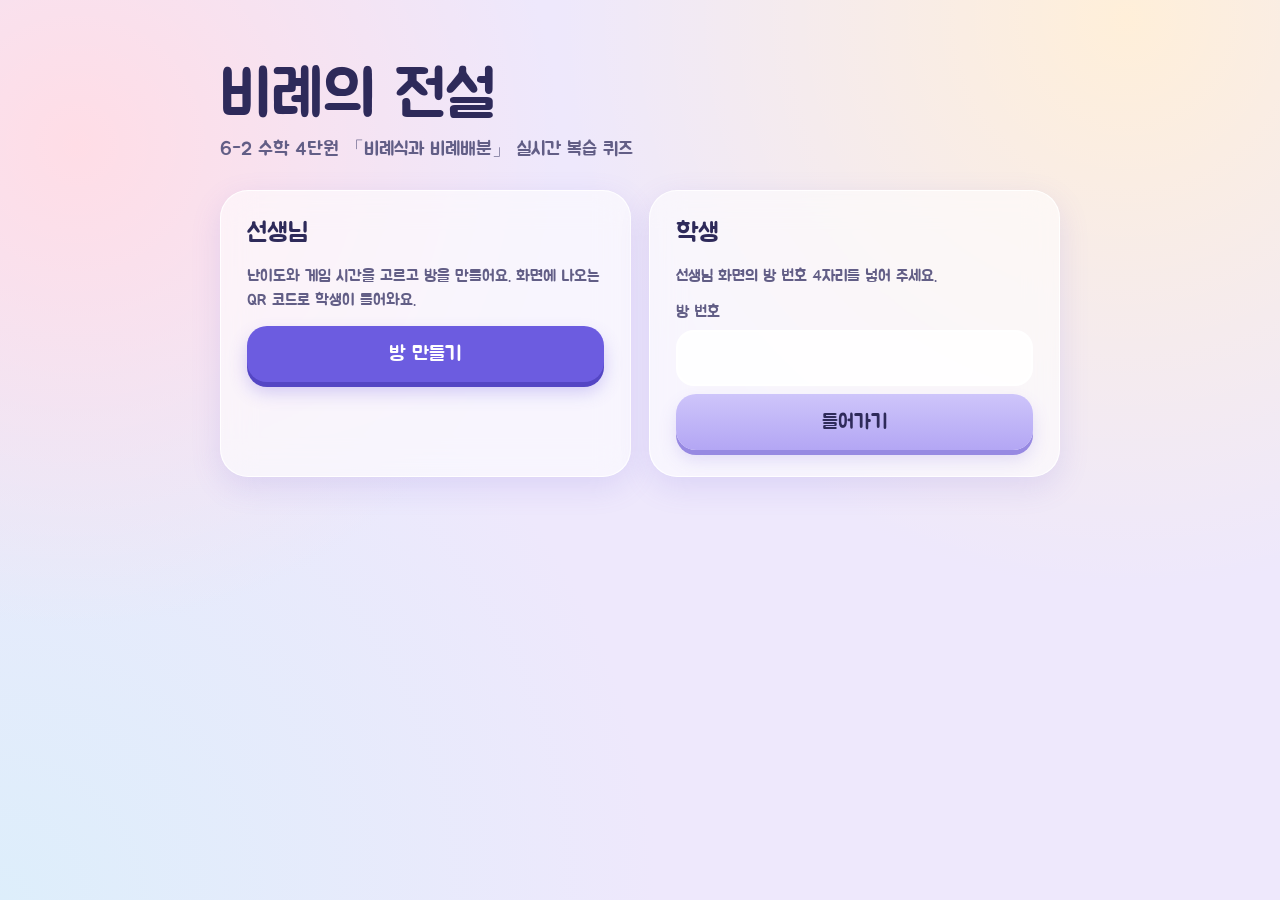
<file: index.html>
<!doctype html>
<html lang="ko">
<head>
<meta charset="utf-8">
<meta name="viewport" content="width=device-width, initial-scale=1">
<title>비례의 전설</title>
<link rel="icon" href="images/favicon.svg" type="image/svg+xml">
<link rel="preconnect" href="https://fonts.googleapis.com">
<link rel="preconnect" href="https://fonts.gstatic.com" crossorigin>
<link href="https://fonts.googleapis.com/css2?family=Jua&family=Fredoka:wght@500;600;700&display=swap" rel="stylesheet">
<link rel="stylesheet" href="style.css">
</head>
<body>
<main class="home">
  <div>
    <h1>비례의 전설</h1>
    <p class="sub">6-2 수학 4단원 「비례식과 비례배분」 실시간 복습 퀴즈</p>
  </div>
  <div class="home-grid">
    <section class="home-card glass">
      <h2>선생님</h2>
      <p>난이도와 게임 시간을 고르고 방을 만들어요. 화면에 나오는 QR 코드로 학생이 들어와요.</p>
      <a class="btn btn-primary" href="teacher.html">방 만들기</a>
    </section>
    <section class="home-card glass">
      <h2>학생</h2>
      <p>선생님 화면의 방 번호 4자리를 넣어 주세요.</p>
      <form id="go" class="field">
        <label for="code">방 번호</label>
        <input id="code" class="input code" inputmode="numeric" pattern="[0-9]{4}" maxlength="4" autocomplete="off" required>
        <button class="btn" type="submit">들어가기</button>
      </form>
    </section>
  </div>
</main>
<script>
  document.getElementById('go').addEventListener('submit', function (e) {
    e.preventDefault();
    var c = document.getElementById('code').value.replace(/\D/g, '').slice(0, 4);
    if (c.length === 4) location.href = 'student.html?code=' + c;
  });
</script>
</body>
</html>
</file>
<file: style.css>
/* 비례의 전설 · 연보라 파스텔 글래스 */
:root {
  --bg: #EEE8FC;
  --peach: #FFEFD9;
  --pink-soft: #FFDDE6;
  --sky-soft: #DDEEFB;
  --ink: #2E2A5A;
  --ink-2: #625E86;
  --violet: #6C5CE0;
  --violet-dark: #5446C4;
  --violet-1: #CEC5FA;
  --violet-2: #B3A6F4;
  --violet-3: #9789E2;
  --pink-1: #FFD3DC; --pink-2: #FFBCC9; --pink-3: #EE9CAE;
  --sky-1: #D3EAFB; --sky-2: #BADDF6; --sky-3: #92C3E6;
  --yellow-1: #FFEAA8; --yellow-2: #FFDB7E; --yellow-3: #E8C25A;
  --green: #3DBE85; --green-ink: #1E7A52;
  --red: #EF6276; --red-ink: #B02A40;
  --glass: rgba(255, 255, 255, 0.58);
  --glass-line: rgba(255, 255, 255, 0.9);
  --shadow: 0 10px 30px rgba(124, 104, 220, 0.16);
  --ko: 'Jua', system-ui, sans-serif;
  --num: 'Fredoka', 'Jua', system-ui, sans-serif;
}
* { box-sizing: border-box; }
html, body { margin: 0; min-height: 100%; }
body {
  font-family: var(--ko);
  color: var(--ink);
  background:
    radial-gradient(circle at 88% 2%, var(--peach) 0%, rgba(255, 239, 217, 0) 40%),
    radial-gradient(circle at 6% 16%, var(--pink-soft) 0%, rgba(255, 221, 230, 0) 34%),
    radial-gradient(circle at 0% 100%, var(--sky-soft) 0%, rgba(221, 238, 251, 0) 42%),
    var(--bg);
  background-attachment: fixed;
  min-height: 100vh;
  -webkit-tap-highlight-color: transparent;
}
button, input { font-family: inherit; color: inherit; }
button { cursor: pointer; }
button:disabled { cursor: default; }
:focus-visible { outline: 3px solid var(--violet); outline-offset: 3px; }
.num { font-family: var(--num); font-weight: 600; }
.hidden { display: none !important; }
.sr-only { position: absolute; width: 1px; height: 1px; overflow: hidden; clip: rect(0 0 0 0); white-space: nowrap; }

/* ---------- 유리 카드 ---------- */
.glass {
  background: var(--glass);
  border: 1px solid var(--glass-line);
  border-radius: 28px;
  box-shadow: var(--shadow);
  -webkit-backdrop-filter: blur(16px);
  backdrop-filter: blur(16px);
}
@supports not ((backdrop-filter: blur(1px)) or (-webkit-backdrop-filter: blur(1px))) {
  .glass { background: #FBF9FF; }
}

/* ---------- 젤리 버튼 ---------- */
.btn {
  border: none; border-radius: 20px; padding: 0 22px; min-height: 56px; font-size: 20px;
  color: var(--ink); background: linear-gradient(180deg, var(--violet-1), var(--violet-2));
  box-shadow: 0 5px 0 var(--violet-3), 0 10px 18px rgba(124, 104, 220, 0.2);
  transition: transform .08s ease, box-shadow .08s ease, opacity .2s;
}
.btn:active:not(:disabled) { transform: translateY(4px); box-shadow: 0 1px 0 var(--violet-3); }
.btn:disabled { opacity: .5; }
.btn-primary { background: var(--violet); color: #fff; box-shadow: 0 5px 0 var(--violet-dark), 0 10px 18px rgba(108, 92, 224, 0.3); }
.btn-primary:active:not(:disabled) { box-shadow: 0 1px 0 var(--violet-dark); }
.btn-yellow { background: linear-gradient(180deg, var(--yellow-1), var(--yellow-2)); box-shadow: 0 5px 0 var(--yellow-3); }
.btn-yellow:active:not(:disabled) { box-shadow: 0 1px 0 var(--yellow-3); }
.btn-pink { background: linear-gradient(180deg, var(--pink-1), var(--pink-2)); box-shadow: 0 5px 0 var(--pink-3); }
.btn-line { background: rgba(255, 255, 255, .85); border: 2px solid var(--red); color: var(--red-ink); box-shadow: none; }
.btn-line:active:not(:disabled) { box-shadow: none; transform: translateY(2px); }
.btn-ghost { background: rgba(255, 255, 255, .7); box-shadow: none; border: 1px solid var(--glass-line); }
.btn-ghost:active:not(:disabled) { box-shadow: none; transform: translateY(2px); }
.btn-block { width: 100%; }

.chip { display: inline-flex; align-items: center; gap: 6px; padding: 6px 14px; border-radius: 14px; background: rgba(255, 255, 255, .8); font-size: 15px; color: var(--ink-2); }
.pill { padding: 6px 14px; border-radius: 16px; background: var(--violet); color: #fff; font-family: var(--num); font-weight: 600; font-size: 17px; box-shadow: 0 4px 0 var(--violet-dark); white-space: nowrap; }
.avatar { display: inline-flex; align-items: center; justify-content: center; border-radius: 50%; flex-shrink: 0; }

/* ---------- 분수 ---------- */
.frac { display: inline-flex; flex-direction: column; align-items: center; vertical-align: middle; margin: 0 .12em; font-family: var(--num); font-weight: 600; line-height: 1; font-size: .82em; }
.frac-n { padding: 0 .2em .08em; border-bottom: .09em solid currentColor; min-width: 1.1em; text-align: center; }
.frac-d { padding: .08em .2em 0; min-width: 1.1em; text-align: center; }
.mixed { display: inline-flex; align-items: center; font-family: var(--num); font-weight: 600; }
.mixed .whole { margin-right: .05em; }

/* ---------- 그림 카드 ---------- */
.pic-card { width: min(300px, 100%); padding: 18px 16px 14px; border-radius: 18px; background: #fff; box-shadow: 0 10px 22px rgba(46, 42, 90, .12); transform: rotate(-1.5deg); display: flex; flex-direction: column; gap: 10px; align-items: stretch; }
.pic-top { display: flex; justify-content: space-between; font-size: 14px; color: var(--ink-2); }
.bar-strip { display: flex; gap: 4px; }
.bar-cell { flex: 1; height: 40px; border-radius: 6px; display: flex; align-items: center; justify-content: flex-start; padding-left: 6px; font-size: 13px; white-space: nowrap; overflow: visible; position: relative; }
.bar-cell span { position: absolute; left: 6px; z-index: 1; }
.bar-a { background: var(--violet-2); }
.bar-b { background: var(--pink-2); }
.bar-strip .bar-cell:first-child { border-radius: 10px 6px 6px 10px; }
.bar-strip .bar-cell:last-child { border-radius: 6px 10px 10px 6px; }
.pic-foot { display: flex; justify-content: center; align-items: baseline; gap: 6px; font-size: 15px; }
.pic-foot .big { font-size: 22px; }
.prop-line { display: flex; justify-content: center; align-items: center; gap: 6px; font-size: 28px; flex-wrap: wrap; }
.term { padding: 2px 10px; border-radius: 10px; min-width: 1.4em; text-align: center; }
.term.outer { background: #DCD5FB; }
.term.inner { background: #FFDCE3; }
.legend { display: flex; justify-content: center; gap: 14px; font-size: 13px; color: var(--ink-2); }
.legend span { display: inline-flex; align-items: center; gap: 5px; }
.sw { width: 12px; height: 12px; border-radius: 4px; display: inline-block; }
.sw.outer { background: var(--violet-2); }
.sw.inner { background: var(--pink-2); }

/* ---------- 알림 ---------- */
.toast { position: fixed; left: 50%; bottom: 24px; transform: translate(-50%, 20px); opacity: 0; pointer-events: none; padding: 12px 18px; border-radius: 16px; background: var(--ink); color: #fff; font-size: 16px; transition: .25s; z-index: 50; max-width: calc(100vw - 32px); text-align: center; }
.toast.show { opacity: 1; transform: translate(-50%, 0); }
.config-warning { position: fixed; top: 16px; left: 50%; transform: translateX(-50%); padding: 16px 20px; z-index: 60; max-width: 560px; width: calc(100% - 32px); }
.config-warning p { margin: 6px 0 0; color: var(--ink-2); line-height: 1.5; }
.conn-chip { position: fixed; left: 50%; top: 6px; transform: translateX(-50%); display: inline-flex; align-items: center; gap: 6px; padding: 4px 10px; border-radius: 10px; background: rgba(255, 255, 255, .9); font-size: 12px; color: var(--ink-2); z-index: 40; }
.conn-chip::before { content: ''; width: 7px; height: 7px; border-radius: 50%; background: #E8A93A; }

/* =====================================================================
   첫 화면
   ===================================================================== */
.home { max-width: 880px; margin: 0 auto; padding: 56px 20px; display: flex; flex-direction: column; gap: 28px; }
.home h1 { font-size: clamp(40px, 8vw, 64px); margin: 0; font-weight: 400; }
.home .sub { margin: 0; font-size: 19px; color: var(--ink-2); }
.home-grid { display: grid; grid-template-columns: repeat(auto-fit, minmax(260px, 1fr)); gap: 18px; }
.home-card { padding: 26px; display: flex; flex-direction: column; gap: 14px; }
.home-card h2 { margin: 0; font-size: 26px; font-weight: 400; }
.home-card p { margin: 0; color: var(--ink-2); line-height: 1.5; }
a.btn { display: inline-flex; align-items: center; justify-content: center; text-decoration: none; }

/* ---------- 입력 ---------- */
.field { display: flex; flex-direction: column; gap: 8px; }
.field label, .field .label { font-size: 16px; color: var(--ink-2); }
.input { height: 56px; border-radius: 18px; border: 2px solid rgba(255, 255, 255, .9); background: rgba(255, 255, 255, .85); padding: 0 16px; font-size: 22px; }
.input:focus { border-color: var(--violet-2); outline: none; }
.input.code { font-family: var(--num); font-weight: 600; letter-spacing: .3em; text-align: center; font-size: 28px; }
.form-error { color: var(--red-ink); font-size: 16px; min-height: 1.2em; margin: 0; }

/* =====================================================================
   학생 화면 (390px 기준)
   ===================================================================== */
.stu { max-width: 480px; margin: 0 auto; min-height: 100vh; min-height: 100dvh; padding: 18px 16px 22px; display: flex; flex-direction: column; gap: 14px; }
.stu-title { text-align: center; font-size: 30px; margin: 10px 0 0; font-weight: 400; }
.stu-card { padding: 20px 18px; display: flex; flex-direction: column; gap: 16px; }
.notice span { word-break: keep-all; }
.notice { display: flex; flex-direction: column; gap: 6px; padding: 12px 14px; border-radius: 16px; background: rgba(255, 255, 255, .7); font-size: 14px; color: var(--ink-2); line-height: 1.5; }
.animals { display: grid; grid-template-columns: repeat(4, minmax(0, 1fr)); gap: 10px; }
.animal-opt { position: relative; }
.animal-opt input { position: absolute; opacity: 0; inset: 0; pointer-events: none; }
.animal-opt label { display: flex; flex-direction: column; align-items: center; gap: 4px; padding: 10px 4px 8px; border-radius: 18px; background: rgba(255, 255, 255, .7); border: 2px solid transparent; font-size: 14px; cursor: pointer; }
.animal-opt input:checked + label { border-color: var(--violet); background: #fff; }
.animal-opt input:focus-visible + label { outline: 3px solid var(--violet); outline-offset: 2px; }

.topbar { display: flex; align-items: center; gap: 10px; padding: 10px 12px; border-radius: 24px; }
.topbar .name { font-size: 18px; flex: 1; min-width: 0; overflow: hidden; text-overflow: ellipsis; white-space: nowrap; }
.golden-strip { display: flex; align-items: center; justify-content: center; gap: 8px; padding: 9px 14px; border-radius: 18px; background: linear-gradient(90deg, #FFE08A, #FFD15C); box-shadow: 0 6px 16px rgba(230, 180, 60, .3); font-size: 17px; }
.progress-row { display: flex; flex-direction: column; gap: 6px; padding: 0 4px; }
.progress-meta { display: flex; justify-content: space-between; font-size: 15px; color: var(--ink-2); }
.progress-meta .num { color: var(--ink); }
.track { height: 10px; border-radius: 5px; background: rgba(255, 255, 255, .7); overflow: hidden; }
.track > div { height: 100%; border-radius: 5px; background: linear-gradient(90deg, #B9ADF6, #8B7BE8); transition: width .3s linear; }
.q-card { display: flex; flex-direction: column; align-items: center; gap: 16px; padding: 18px 16px 22px; }
.q-text { font-size: 22px; line-height: 1.5; text-align: center; word-break: keep-all; }
.spacer { flex: 1; }
.feedback { min-height: 46px; display: flex; align-items: center; justify-content: center; gap: 8px; padding: 8px 14px; border-radius: 18px; font-size: 16px; text-align: center; }
.feedback.ok { background: rgba(255, 255, 255, .85); border: 2px solid var(--green); }
.feedback.no { background: rgba(255, 255, 255, .85); border: 2px solid var(--red); }
.feedback .plus { font-family: var(--num); font-weight: 700; font-size: 20px; color: var(--green-ink); }
.choices { display: grid; grid-template-columns: repeat(2, minmax(0, 1fr)); gap: 12px; }
.choice { min-height: 80px; border: 3px solid transparent; border-radius: 22px; font-family: var(--num); font-weight: 600; font-size: 22px; padding: 8px 10px; line-height: 1.25; word-break: keep-all; transition: transform .08s ease, box-shadow .08s ease, opacity .2s; }
.choice.ox { min-height: 88px; font-size: 34px; font-weight: 700; }
.choice.c0 { background: linear-gradient(180deg, var(--violet-1), var(--violet-2)); box-shadow: 0 6px 0 var(--violet-3), 0 12px 20px rgba(124, 104, 220, .2); }
.choice.c1 { background: linear-gradient(180deg, var(--pink-1), var(--pink-2)); box-shadow: 0 6px 0 var(--pink-3), 0 12px 20px rgba(238, 120, 150, .18); }
.choice.c2 { background: linear-gradient(180deg, var(--sky-1), var(--sky-2)); box-shadow: 0 6px 0 var(--sky-3), 0 12px 20px rgba(110, 170, 220, .18); }
.choice.c3 { background: linear-gradient(180deg, var(--yellow-1), var(--yellow-2)); box-shadow: 0 6px 0 var(--yellow-3), 0 12px 20px rgba(230, 190, 80, .2); }
.choice:active:not(:disabled) { transform: translateY(4px); box-shadow: 0 2px 0 rgba(46, 42, 90, .2); }
.choice.long { font-size: 17px; }
.choice:disabled { opacity: .55; }
.choice.correct { opacity: 1; border-color: var(--green); background: linear-gradient(180deg, #D6F3E5, #B6E9D0); box-shadow: 0 6px 0 var(--green); }
.choice.wrong { opacity: 1; border-color: var(--red); background: linear-gradient(180deg, #FFE0E5, #FFC9D2); box-shadow: 0 6px 0 var(--red); animation: shake .4s; }
@keyframes shake { 0%, 100% { transform: translateX(0); } 20% { transform: translateX(-8px); } 40% { transform: translateX(8px); } 60% { transform: translateX(-5px); } 80% { transform: translateX(5px); } }

.box-overlay { position: fixed; inset: 0; display: flex; align-items: center; justify-content: center; background: rgba(46, 42, 90, .28); z-index: 30; }
.box-card { padding: 30px 36px; display: flex; flex-direction: column; align-items: center; gap: 8px; animation: pop .35s ease; }
.box-card .big { font-family: var(--num); font-weight: 700; font-size: 64px; color: var(--violet); }
@keyframes pop { from { transform: scale(.7); opacity: 0; } to { transform: scale(1); opacity: 1; } }

.wait-card { padding: 34px 20px; display: flex; flex-direction: column; align-items: center; gap: 14px; text-align: center; }
.wait-card .name { font-size: 26px; }
.end-rank { font-family: var(--num); font-weight: 700; font-size: 88px; line-height: 1; color: var(--violet); }
.end-rank small { font-family: var(--ko); font-size: 36px; font-weight: 400; margin-left: 4px; }
.top5 { list-style: none; margin: 0; padding: 0; display: flex; flex-direction: column; gap: 8px; }
.top5 li { text-align: left; display: flex; align-items: center; gap: 10px; padding: 8px 12px; border-radius: 16px; background: rgba(255, 255, 255, .7); font-size: 18px; }
.top5 li.me { background: #fff; outline: 2px solid var(--violet-2); }
.top5 .r { width: 28px; font-family: var(--num); font-weight: 600; color: var(--ink-2); }
.top5 .n { flex: 1; min-width: 0; overflow: hidden; text-overflow: ellipsis; white-space: nowrap; }

/* =====================================================================
   선생님 화면 (1440 × 900 기준)
   ===================================================================== */
.tch { max-width: 1440px; margin: 0 auto; padding: 28px 36px; min-height: 100vh; display: flex; flex-direction: column; gap: 20px; }
.tch-head { display: flex; align-items: center; gap: 14px; flex-wrap: wrap; }
.tch-head h1 { margin: 0; font-size: 38px; font-weight: 400; }
.tch-head .grow { flex: 1; }
.tch-head .chip { font-size: 18px; padding: 7px 16px; }
.setup { padding: 28px; display: flex; flex-direction: column; gap: 22px; max-width: 1100px; width: 100%; margin: 0 auto; }
.setup h2 { margin: 0; font-size: 22px; font-weight: 400; color: var(--ink-2); }
.levels { display: grid; grid-template-columns: repeat(4, minmax(0, 1fr)); gap: 14px; }
.opt { position: relative; }
.opt input { position: absolute; opacity: 0; inset: 0; pointer-events: none; }
.opt label { display: flex; flex-direction: column; gap: 8px; height: 100%; padding: 18px; border-radius: 22px; background: rgba(255, 255, 255, .7); border: 3px solid transparent; cursor: pointer; }
.opt input:checked + label { border-color: var(--violet); background: #fff; }
.opt input:focus-visible + label { outline: 3px solid var(--violet); outline-offset: 2px; }
.opt .t { font-size: 24px; }
.opt .d { font-size: 15px; color: var(--ink-2); line-height: 1.4; }
.opt .s { font-size: 14px; color: var(--ink-2); background: var(--bg); padding: 8px 10px; border-radius: 12px; line-height: 1.4; }
.row { display: flex; gap: 14px; flex-wrap: wrap; align-items: center; }
.row .opt label { flex-direction: row; align-items: center; padding: 12px 22px; font-size: 20px; }
.toggle { display: flex; align-items: center; gap: 12px; padding: 12px 18px; border-radius: 18px; background: rgba(255, 255, 255, .7); font-size: 18px; cursor: pointer; }
.toggle input { width: 22px; height: 22px; accent-color: var(--violet); }

.lobby { display: grid; grid-template-columns: 420px minmax(0, 1fr); gap: 22px; flex: 1; }
.qr-card { padding: 26px; display: flex; flex-direction: column; align-items: center; gap: 14px; }
.qr-box { width: 300px; height: 300px; padding: 12px; background: #fff; border-radius: 22px; }
.qr-box svg { width: 100%; height: 100%; display: block; }
.room-code { font-family: var(--num); font-weight: 700; font-size: 72px; letter-spacing: .12em; line-height: 1; }
.join-url { font-size: 15px; color: var(--ink-2); word-break: break-all; text-align: center; }
.roster { padding: 24px 26px; display: flex; flex-direction: column; gap: 16px; }
.roster-head { display: flex; align-items: baseline; justify-content: space-between; }
.roster-head h2 { margin: 0; font-size: 28px; font-weight: 400; }
.roster-grid { display: grid; grid-template-columns: repeat(auto-fill, minmax(150px, 1fr)); gap: 12px; align-content: start; flex: 1; }
.roster-item { display: flex; align-items: center; gap: 10px; padding: 10px 12px; border-radius: 18px; background: rgba(255, 255, 255, .75); font-size: 19px; animation: pop .3s ease; min-width: 0; }
.roster-item span:last-child { overflow: hidden; text-overflow: ellipsis; white-space: nowrap; }
.empty { color: var(--ink-2); font-size: 18px; }

.game { display: grid; grid-template-columns: minmax(0, 1fr) 360px; gap: 22px; flex: 1; min-height: 0; }
.race { padding: 22px 28px; display: flex; flex-direction: column; gap: 8px; position: relative; overflow: hidden; }
.race-head { display: flex; justify-content: space-between; align-items: baseline; margin-bottom: 4px; }
.race-head h2 { margin: 0; font-size: 26px; font-weight: 400; }
.race-list { display: flex; flex-direction: column; gap: 8px; }
.race-row { display: flex; align-items: center; gap: 14px; height: 48px; will-change: transform; }
.race-row .rk { width: 30px; text-align: right; font-family: var(--num); font-weight: 600; font-size: 22px; color: var(--ink-2); }
.race-row .nm { width: 160px; font-size: 24px; white-space: nowrap; overflow: hidden; text-overflow: ellipsis; }
.race-row .lane { flex: 1; height: 38px; border-radius: 19px; background: rgba(255, 255, 255, .65); position: relative; }
.race-row .bar { position: absolute; left: 2px; top: 2px; height: 34px; min-width: 40px; border-radius: 17px; background: linear-gradient(90deg, #C9BEF8, #FFB9C8); display: flex; justify-content: flex-end; align-items: center; transition: width .5s ease; }
.race-row .bar .avatar { margin-right: 2px; border: 2px solid #fff; }
.race-row .sc { width: 56px; font-family: var(--num); font-weight: 600; font-size: 24px; }
.blind-cover { position: absolute; inset: 0; display: flex; flex-direction: column; align-items: center; justify-content: center; gap: 10px; background: rgba(238, 232, 252, .92); border-radius: 28px; z-index: 2; text-align: center; }
.blind-cover .big { font-size: 46px; }
.blind-cover .sub { font-size: 22px; color: var(--ink-2); }
.side { display: flex; flex-direction: column; gap: 14px; min-height: 0; }
.timer-card { display: flex; align-items: center; gap: 20px; padding: 18px 22px; }
.timer-card .label { font-size: 17px; color: var(--ink-2); }
.timer-card .time { font-family: var(--num); font-weight: 600; font-size: 50px; line-height: 1.1; }
.ring-bg { stroke: #fff; }
.ring-fg { stroke: #8B7BE8; transition: stroke-dashoffset .3s linear; }
.ring-fg.gold { stroke: #F2BE3C; }
.ctrl { display: grid; grid-template-columns: repeat(2, minmax(0, 1fr)); gap: 12px; }
.ctrl .wide { grid-column: span 2; }
.stats { display: grid; grid-template-columns: repeat(2, minmax(0, 1fr)); gap: 12px; }
.stat { padding: 14px 16px; border-radius: 20px; background: rgba(255, 255, 255, .62); }
.stat .k { font-size: 14px; color: var(--ink-2); }
.stat .v { font-family: var(--num); font-weight: 600; font-size: 30px; }
.stat .v.small { font-family: var(--ko); font-weight: 400; font-size: 19px; margin-top: 6px; }
.news { padding: 16px 18px; border-radius: 24px; background: rgba(255, 255, 255, .62); display: flex; flex-direction: column; gap: 8px; flex: 1; min-height: 140px; overflow: hidden; }
.news h3 { margin: 0; font-size: 17px; font-weight: 400; color: var(--ink-2); }
.news ul { list-style: none; padding: 0; margin: 0; display: flex; flex-direction: column; gap: 8px; }
.news li { display: flex; gap: 8px; align-items: center; font-size: 16px; animation: pop .3s ease; }
.news li::before { content: ''; width: 8px; height: 8px; border-radius: 50%; background: var(--dot, var(--violet)); flex-shrink: 0; }

.result { display: flex; flex-direction: column; gap: 22px; }
.podium { display: grid; grid-template-columns: repeat(3, minmax(0, 1fr)); gap: 18px; align-items: end; max-width: 980px; width: 100%; margin: 0 auto; }
.pod { display: flex; flex-direction: column; align-items: center; gap: 8px; text-align: center; }
.pod .nm { font-size: 28px; max-width: 100%; overflow: hidden; text-overflow: ellipsis; white-space: nowrap; }
.pod .meta { font-size: 16px; color: var(--ink-2); }
.pod .step { width: 100%; border-radius: 24px 24px 12px 12px; display: flex; flex-direction: column; align-items: center; justify-content: flex-start; padding-top: 14px; font-family: var(--num); font-weight: 700; font-size: 44px; }
.pod.p1 .step { height: 210px; background: linear-gradient(180deg, #FFE08A, #FFD15C); }
.pod.p2 .step { height: 160px; background: linear-gradient(180deg, var(--violet-1), var(--violet-2)); }
.pod.p3 .step { height: 120px; background: linear-gradient(180deg, var(--pink-1), var(--pink-2)); }
.pod .step .sc { font-size: 24px; font-weight: 600; }
.runner-ups { display: grid; grid-template-columns: repeat(2, minmax(0, 1fr)); gap: 16px; max-width: 980px; width: 100%; margin: 0 auto; }
.ru { display: flex; align-items: center; gap: 14px; padding: 16px 20px; }
.ru .rk { font-family: var(--num); font-weight: 700; font-size: 34px; color: var(--ink-2); width: 44px; }
.ru .nm { font-size: 26px; flex: 1; min-width: 0; overflow: hidden; text-overflow: ellipsis; white-space: nowrap; }
.ru .meta { font-size: 15px; color: var(--ink-2); text-align: right; }
.rest { max-width: 980px; width: 100%; margin: 0 auto; padding: 18px 22px; display: flex; flex-direction: column; gap: 12px; }
.rest-list { list-style: none; padding: 0; margin: 0; display: grid; grid-template-columns: repeat(auto-fill, minmax(300px, 1fr)); gap: 8px; }
.rest-list li { display: flex; align-items: center; gap: 10px; padding: 8px 12px; border-radius: 14px; background: rgba(255, 255, 255, .7); font-size: 17px; }
.rest-list .r { width: 30px; font-family: var(--num); font-weight: 600; color: var(--ink-2); }
.rest-list .n { flex: 1; min-width: 5.5em; overflow: hidden; text-overflow: ellipsis; white-space: nowrap; }
.rest-list .m { font-size: 14px; color: var(--ink-2); white-space: nowrap; }
.review { max-width: 980px; width: 100%; margin: 0 auto; padding: 22px; display: flex; flex-direction: column; gap: 14px; }
.review h2 { margin: 0; font-size: 26px; font-weight: 400; }
.review-grid { display: grid; grid-template-columns: repeat(auto-fit, minmax(280px, 1fr)); gap: 14px; }
.rv { padding: 16px; border-radius: 20px; background: rgba(255, 255, 255, .8); display: flex; flex-direction: column; gap: 10px; align-items: center; }
.rv .q-text { font-size: 19px; }
.feedback span { word-break: keep-all; }
.rv .ans { font-size: 18px; }
.rv .ans .num { color: var(--green-ink); }
.rv .ex { font-size: 15px; color: var(--ink-2); line-height: 1.5; text-align: center; word-break: keep-all; }
.rv .rate { font-size: 14px; color: var(--ink-2); }
.rv .pic-card { transform: none; box-shadow: 0 4px 12px rgba(46, 42, 90, .08); }
.actions { display: flex; gap: 14px; justify-content: center; flex-wrap: wrap; }

/* 좁은 화면에서도 깨지지 않게 */
@media (max-width: 1100px) {
  .levels { grid-template-columns: repeat(2, minmax(0, 1fr)); }
  .lobby, .game { grid-template-columns: minmax(0, 1fr); }
  .race-row .nm { width: 110px; font-size: 19px; }
}
@media (max-width: 600px) {
  .tch { padding: 18px 14px; }
  .levels, .runner-ups { grid-template-columns: minmax(0, 1fr); }
  .podium { gap: 8px; }
  .pod .nm { font-size: 18px; }
}
@media (min-width: 700px) {
  .stu { padding-top: 32px; }
}

/* 움직임 줄이기 */
@media (prefers-reduced-motion: reduce) {
  *, *::before, *::after { animation: none !important; transition: none !important; scroll-behavior: auto !important; }
}
</file>
